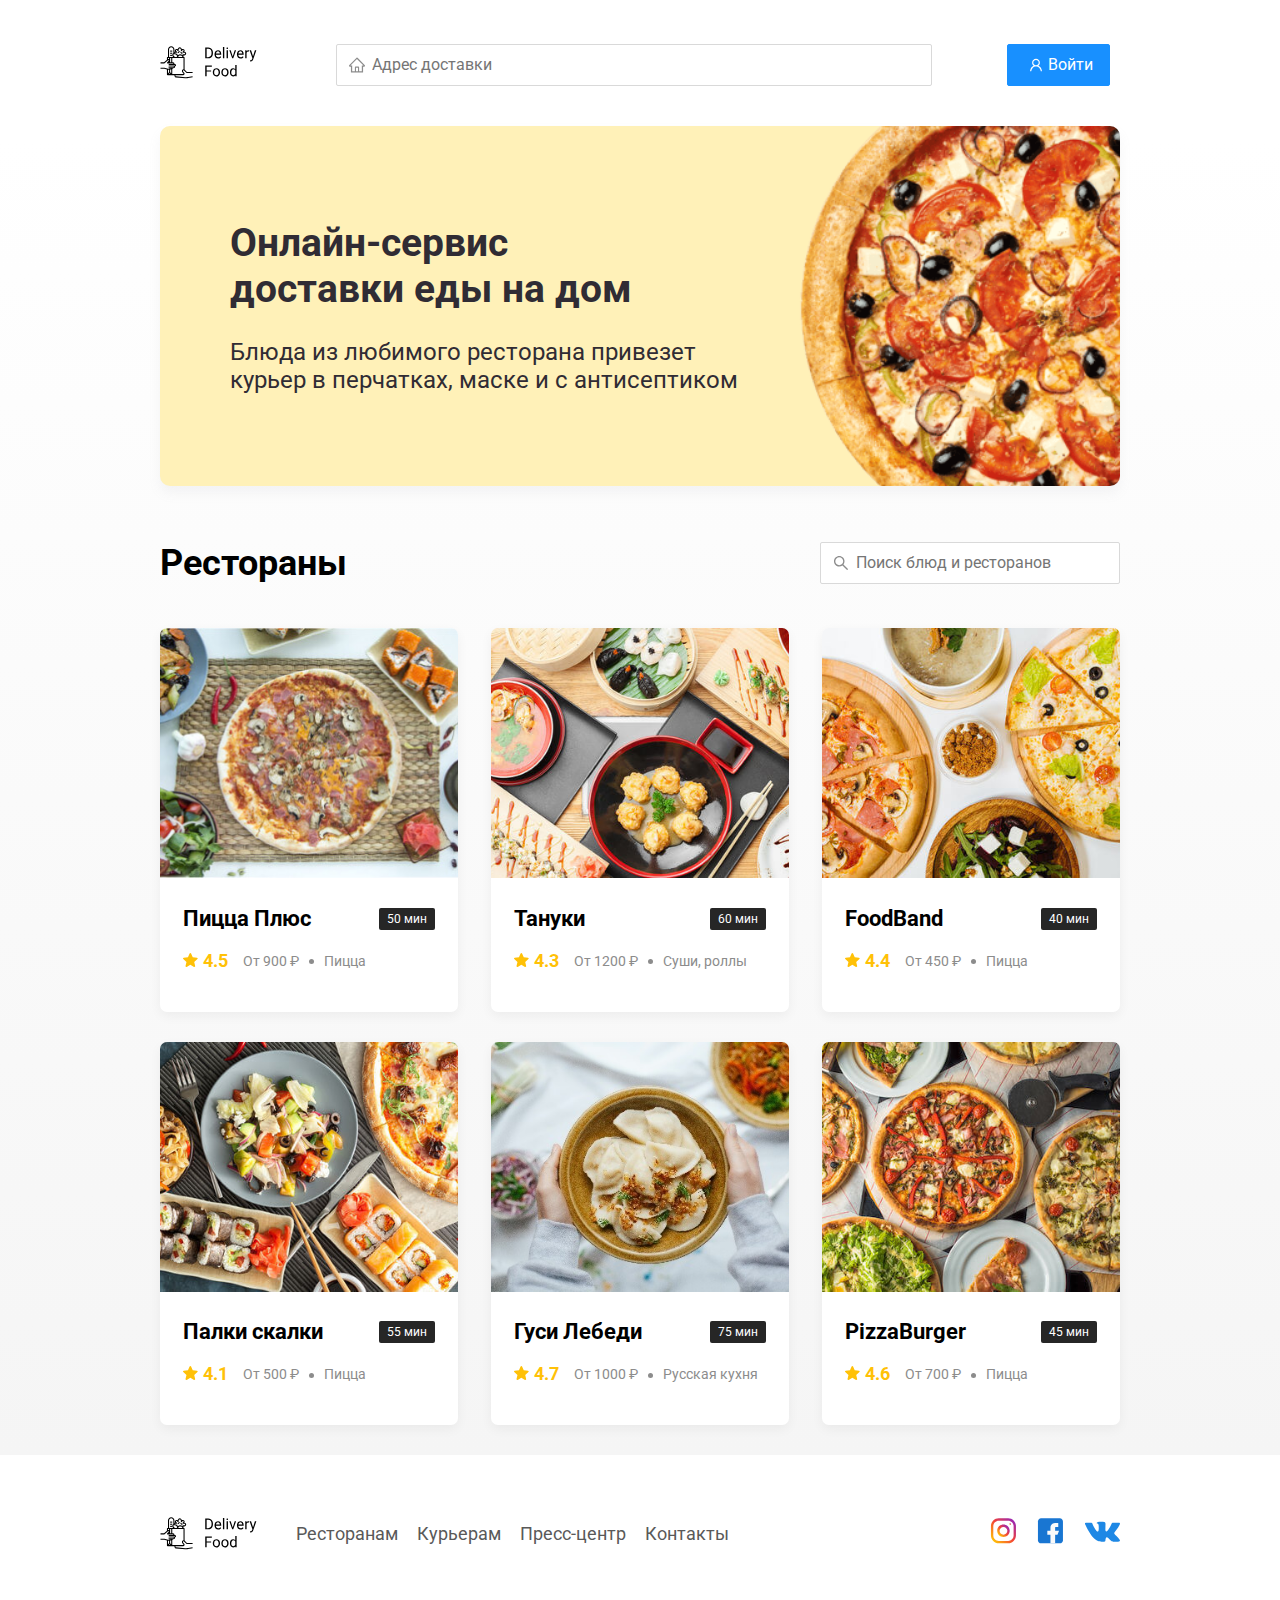
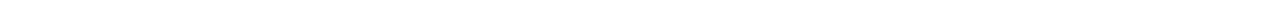
<file: index.html>
<!DOCTYPE html>
<html lang="ru">
  <head>
    <meta charset="UTF-8" />
    <meta name="viewport" content="width=device-width, initial-scale=1.0" />
    <title>Delivery Food — доставка еды на дом</title>
    <link
      href="https://fonts.googleapis.com/css?family=Roboto:400,700&display=swap&subset=cyrillic"
      rel="stylesheet"
    />
    <link rel="stylesheet" href="/css/normalize.css" />
    <link rel="stylesheet" href="/css/style.css" />
  </head>

  <body>
    <div class="container">
      <header class="header">
        <a class="logo">
          <img src="img/icon/logo.svg" alt="Logo" />
        </a>
        <label class="address">
          <input
            type="text"
            class="input input-address"
            placeholder="Адрес доставки"
          />
        </label>
        <div class="buttons">
          <span class="user-name"></span>
          <button class="button button-primary button-auth">
            <span class="button-auth-svg"></span>
            <span class="button-text">Войти</span>
          </button>
          <button class="button button-cart" id="cart-button">
            <span class="button-cart-svg"></span>
            <span class="button-text">Корзина</span>
          </button>
          <button class="button button-primary button-out">
            <span class="button-text">Выйти</span>
            <span class="button-out-svg"></span>
          </button>
        </div>
      </header>
    </div>
    <!-- /.container  -->

    <main class="main">
      <div class="container">
        <section class="container-promo">
          <section class="promo pizza">
            <h1 class="promo-title">Онлайн-сервис <br />доставки еды на дом</h1>
            <p class="promo-text">
              Блюда из любимого ресторана привезет курьер в перчатках, маске и с
              антисептиком
            </p>
          </section>
          <!-- <section class="promo kebab">
					<h1 class="promo-title">Шашлыки на майские <br> со скидкой 35%</h1>
					<p class="promo-text">
						Закажите шашлыки в любом ресторане до 10 мая и получите скидку по промокоду OMAGAD
					</p>
				</section>
				<section class="promo vegetables">
					<h1 class="promo-title">Скидка 20% на всю еду <br> по промокоду LOVE.JS</h1>
					<p class="promo-text">
						Блюдо из ресторана привезут вместе с двумя подарочными книгами по фронтенду
					</p>
				</section>
				<section class="promo sushi">
					<h1 class="promo-title">Сеты со скидкой до 30% <br> в ресторанах</h1>
					<p class="promo-text">
						Скидки на сеты до 30 мая по промокоду DADADA
					</p>
				</section> -->
        </section>
        <section class="restaurants">
          <div class="section-heading">
            <h2 class="section-title">Рестораны</h2>
            <label class="search">
              <input
                type="text"
                class="input input-search"
                placeholder="Поиск блюд и ресторанов"
              />
            </label>
          </div>
          <div class="cards cards-restaurants">
            
          </div>
          <!-- /.cards -->
        </section>
      </div>
      <!-- /.container -->
    </main>

    <footer class="footer">
      <div class="container">
        <div class="footer-block">
          <img src="img/icon/logo.svg" alt="logo" class="logo footer-logo" />
          <nav class="footer-nav">
            <a href="#" class="footer-link">Ресторанам </a>
            <a href="#" class="footer-link">Курьерам</a>
            <a href="#" class="footer-link">Пресс-центр</a>
            <a href="#" class="footer-link">Контакты</a>
          </nav>
          <div class="social-links">
            <a href="#" class="social-link"
              ><img src="img/social/instagram.svg" alt="instagram"
            /></a>
            <a href="#" class="social-link"
              ><img src="img/social/fb.svg" alt="facebook"
            /></a>
            <a href="#" class="social-link"
              ><img src="img/social/vk.svg" alt="vk"
            /></a>
          </div>
        </div>
      </div>
    </footer>

    <div class="modal modal-cart">
      <div class="modal-dialog">
        <div class="modal-header">
          <h3 class="modal-title">Корзина</h3>
          <button class="close">&times;</button>
        </div>
        <!-- /.modal-header -->
        <div class="modal-body">
        </div>
        <!-- /.modal-body -->
        <div class="modal-footer">
          <span class="modal-pricetag">0 ₽</span>
          <div class="footer-buttons">
            <button class="button button-primary" id="btnPlaceAnOrder">Оформить заказ</button>
            <button class="button clear-cart">Отмена</button>
          </div>
        </div>
        <!-- /.modal-footer -->
      </div>
      <!-- /.modal-dialog -->
    </div>

    <div class="modal-auth">
      <div class="modal-dialog modal-dialog-auth">
        <button class="close-auth">&times;</button>
        <form id="logInForm">
          <fieldset class="modal-body">
            <legend class="modal-title">Авторизация</legend>
            <label class="label-auth">
              <span>Логин</span>
              <input id="login" type="text" />
            </label>
            <label class="label-auth">
              <span>Пароль</span>
              <input id="password" type="password" />
            </label>
          </fieldset>
          <!-- /.modal-body -->
          <div class="modal-footer">
            <div class="footer-buttons">
              <button class="button button-primary button-login" type="submit">
                Войти
              </button>
            </div>
          </div>
        </form>
        <!-- /.modal-footer -->
      </div>
      <!-- /.modal-dialog -->
    </div>
    <script src="./js/restourants.js" type="module"></script>
    <script src="./js/filter.js" type="module"></script>
    <script src="./js/authorization.js" type="module"></script>
    <script src="./js/cart.js" type="module"></script>
  </body>
</html>
</file>
<file: css/style.css>
* {
    box-sizing: border-box;
}

a {
    text-decoration: none;
}

body {
    font-family: "Roboto", sans-serif;
    padding-top: 44px;
}

a,
button {
    cursor: pointer;
    color: inherit;
}

.hide {
    display: none;
}

.container {
    max-width: 1200px;
    margin: auto;
}

.header {
    display: flex;
    align-items: center;
    justify-content: space-between;
    margin-bottom: 40px;
}

.input {
    background-color: #ffffff;
    border: 1px solid #d9d9d9;
    border-radius: 2px;
    font-size: 16px;
    line-height: 24px;
    padding: 8px 8px 8px 35px;
    background-repeat: no-repeat;
    background-position: left 11px center;
}

.address {
    flex: 0.8;
}

.input-address {
    width: 100%;
    background-image: url(../img/icon/home.svg);
}

.search {
    margin-left: auto;
}

.input-search {
    width: 300px;
    background-image: url(../img/icon/search.svg);

}

.buttons {
    display: flex;
    align-items: center;
}

.button {
    display: flex;
    align-items: center;
    padding: 8px 16px;
    background: #ffffff;
    border: 1px solid #d9d9d9;
    box-sizing: border-box;
    box-shadow: 0 0 2px rgba(0, 0, 0, 0.0015);
    border-radius: 2px;
    color: #595959;
    font-size: 16px;
    line-height: 24px;
}

.button:hover {
    background: #1890ff;
    border: 1px solid #1890ff;
    color: #fff;
}


.button-primary {
    background: #1890ff;
    border: 1px solid #1890ff;
    color: #fff;
    margin-right: 10px;
}

.button-primary:hover {
    background: #ffffff;
    border: 1px solid #d9d9d9;
    color: #595959;
}

.button-icon {
    margin-right: 6px;
}

.button-card-text {
    margin-right: 10px;
}

.button-auth {
    background-position: 20px 13px;
}

.button-primary .button-auth-svg {
    width: 24px;
    height: 24px;
    background-color: #fff;
    -webkit-mask: url("../img/icon/user.svg") no-repeat 50% 50%;
    mask: url("../img/icon/user.svg") no-repeat 50% 50%;
    background-repeat: no-repeat;
}

.button-primary:hover .button-auth-svg {
    background-color: #595959;
}

.button .button-cart-svg {
    width: 24px;
    height: 24px;
    background-color: #595959;
    -webkit-mask: url("../img/icon/shopping-cart.svg") no-repeat 50% 50%;
    mask: url("../img/icon/shopping-cart.svg") no-repeat 50% 50%;
    background-repeat: no-repeat;
}

.button-primary .button-cart-svg {
    background-color: #fff;
}

.button:hover .button-cart-svg {
    background-color: #fff;
}

.button-primary:hover .button-cart-svg {
    background-color: #595959;
}

.button-cart {
    display: none;
    margin: 0 5px;
}

.button-out {
    display: none;
    margin: 0 5px;
}

.user-name {
    display: none;
    margin-right: 20px;
    font-weight: bold;
    font-size: 18px;
}

.promo-slider {

    width: 600px;
    height: 300px;

}

.promo {
    box-shadow: 0 7px 12px rgba(158, 158, 163, 0.1);
    border-radius: 10px;
    padding: 68px 70px;
    margin-bottom: 56px;
}

.pizza {
    background: #fff1b8 url(../img/promo/pizza.png) no-repeat top -100px right -250px / 830px
}

.kebab {
    background: #D6E4FF url(../img/promo/kebab.png) no-repeat top 45px right 40px / 450px;
}

.vegetables {
    background: #FFF566 url(../img/promo/vegetables.png) no-repeat top 0 right 0 / 825px
}

.sushi {
    background: #FFF1F0 url(../img/promo/sushi.png) no-repeat top 10px right 15px / 500px
}

.promo-title {
    font-style: normal;
    font-weight: bold;
    font-size: 39px;
    line-height: 46px;
    color: #302c34;
}

.promo-text {
    font-style: normal;
    font-weight: normal;
    font-size: 24px;
    line-height: 28px;
    color: #302c34;
    max-width: 538px;
}

.main {
    background: linear-gradient(180deg, rgba(245, 245, 245, 0) 1.04%, #f5f5f5 100%);
}

.section-heading {
    display: flex;
    align-items: center;
    margin-bottom: 44px;
}

.section-title {
    font-style: normal;
    font-weight: bold;
    font-size: 36px;
    line-height: 42px;
    margin: 0 30px 0 0;
    color: #000000;
}

.cards {
    display: flex;
    align-items: flex-start;
    justify-content: space-between;
    flex-wrap: wrap;
}

.card {
    background: #ffffff;
    box-shadow: 0 4px 12px rgba(0, 0, 0, 0.05);
    border-radius: 7px;
    overflow: hidden;
    margin-bottom: 30px;
    flex-basis: 31%;
    text-decoration: none;

}

.card-restaurant {
    cursor: pointer
}

.card-image {
    width: 100%;
    height: 250px;
    object-fit: cover;
}


.card-text {
    padding: 20px 23px 35px;
    min-height: 275px;
    display: flex;
    flex-direction: column;
}



.restaurants .card-text {
    min-height: auto;
}

.card-heading {
    display: flex;
    align-items: center;
    justify-content: space-between;
    margin-bottom: 10px;
}

.card-title {
    margin: 0;
    font-style: normal;
    font-weight: bold;
    font-size: 22px;
    line-height: 32px;
}

.card-title-reg {
    font-weight: 400;
}

.card-tag {
    font-style: normal;
    font-weight: normal;
    font-size: 12px;
    line-height: 20px;
    color: #ffffff;
    background: #262626;
    border-radius: 2px;
    padding: 1px 8px;
}

.card-info {
    display: flex;
    align-items: center;
    flex-wrap: wrap;
}

.card-buttons {
    display: flex;
    margin-top: 24px;
    flex-grow: 1;
    align-items: flex-end;
}

.card-price-bold {
    font-weight: bold;
    font-size: 20px;
    line-height: 32px;
    margin-left: 30px;
}

.rating {
    background-image: url("../img/icon/rating.svg");
    background-repeat: no-repeat;
    background-position: 0 7px;
    padding-left: 20px;
    margin-right: 26px;
    color: #ffc107;
    font-weight: bold;
    font-size: 18px;
    line-height: 32px;
}

.price,
.category {
    color: #8c8c8c;
    font-size: 18px;
    line-height: 32px;
}

.price {
    margin-right: 10px;
}

.ingredients {
    color: #8c8c8c;
    font-size: 18px;
    line-height: 21px;
}

.category {
    text-overflow: ellipsis;
    overflow: hidden;
    white-space: nowrap;
    max-width: 150px;
}

.price:after {
    content: "";
    width: 5px;
    height: 5px;
    background-color: #8c8c8c;
    display: inline-block;
    vertical-align: middle;
    border-radius: 50%;
    margin-left: 10px;
}

.footer {
    padding: 60px 0;
}

.footer-block {
    display: flex;
    align-items: center;
    justify-content: space-between;
}

.footer-nav {
    margin-left: 35px;
    margin-right: auto;
}

.footer-link {
    display: inline-block;
    color: #595959;
    font-style: normal;
    font-weight: normal;
    font-size: 18px;
    line-height: 21px;
    text-decoration: none;
}

.footer-link:not(:last-child) {
    margin-right: 15px;
}

.social-links {
    display: flex;
    align-items: center;
}

.social-link:not(:last-child) {
    margin-right: 21px;
}

.modal {
    position: fixed;
    left: 0;
    top: 0;
    width: 100%;
    height: 100%;
    background: rgba(0, 0, 0, 0.4);
    display: none;
    z-index: 999;
}

.modal-auth {
    position: fixed;
    left: 0;
    top: 0;
    width: 100%;
    height: 100%;
    background: rgba(0, 0, 0, 0.4);
    display: none;
    z-index: 999;
}

.is-open {
    display: flex;
}

.modal-dialog {
    max-width: 780px;
    width: 95%;
    background: #ffffff;
    border-radius: 5px;
    margin: auto;
    padding: 40px 45px;
}

.modal-dialog-auth {
    width: auto;
    position: relative;
}

.label-auth {
    display: block;
    margin: 30px;
}

.label-auth span {
    width: 80px;
    display: inline-block;
}

.modal-header {
    display: flex;
    align-items: center;
    justify-content: space-between;
    margin-bottom: 45px;
}

.modal-title {
    margin: 0;
    font-weight: bold;
    font-size: 36px;
    line-height: 42px;
}

.close {
    font-size: 36px;
    border: none;
    background-color: transparent;
}

.close-auth {
    font-size: 36px;
    border: none;
    background-color: transparent;
    position: absolute;
    top: 10px;
    right: 20px;
}

.modal-body {
    margin-bottom: 22px;
}

.food-row {
    display: flex;
    align-items: flex-start;
    justify-content: space-between;
    padding-bottom: 8px;
    border-bottom: 1px solid #d9d9d9;
    margin-bottom: 15px;
}

.food-name {
    font-weight: normal;
    font-size: 18px;
    line-height: 32px;
}

.food-price {
    margin-left: auto;
    margin-right: 47px;
    font-weight: bold;
    font-size: 20px;
    line-height: 32px;
}

.food-counter {
    display: flex;
    align-items: center;
}

.counter-button {
    display: flex;
    align-items: center;
    justify-content: center;
    width: 39px;
    height: 32px;
    background: #ffffff;
    border: 1px solid #40a9ff;
    box-sizing: border-box;
    border-radius: 2px;
    font-weight: normal;
    font-size: 14px;
    line-height: 22px;
    color: #40a9ff;
}

.counter-button:hover {
    background: #40a9ff;
    border: 1px solid #ffffff;
    color: #ffffff;
}

.counter {
    font-size: 16px;
    line-height: 24px;
    margin-left: 10px;
    margin-right: 10px;
}

.modal-footer {
    display: flex;
    align-items: center;
    justify-content: space-between;
}

.modal-auth .modal-footer {
    justify-content: flex-end;
}

.footer-buttons {
    display: flex;
    align-items: center;
}

.modal-pricetag {
    background: #262626;
    border-radius: 5px;
    color: #ffffff;
    padding: 15px 20px;
    font-size: 20px;
    line-height: 23px;
}

@media (max-width: 1366px) {
    .container {
        max-width: 960px;
    }

    .pizza {
        background-position: center right -300px;
        background-size: 750px;
    }


    .kebab {
        background-position: top -5px right -93px;
        background-size: 530px;
    }

    .vegetables {
        background-position: top 0 right -93px;
        background-size: 820px;
    }

    .sushi {
        background-position: center right -90px;
    }

    .rating {
        margin-right: 15px;
    }

    .category,
    .price {
        font-size: 14px;
    }
}

@media (max-width: 992px) {
    .container {
        max-width: 750px;
    }



    .pizza {
        padding: 50px;
        background-size: 500px;
        background-position: center right -200px;
    }


    .kebab {
        background-position: top 55px right -100px;
        background-size: 385px;
    }

    .vegetables {
        background-position: top 0 right -280px;
        background-size: 810px;
    }

    .sushi {
        background-position: top 30px right -175px;
    }



    .promo-text {
        font-size: 18px;
        max-width: 400px;
    }

    .card {
        flex-basis: 49%;
    }

    .footer-link {
        font-size: 16px;
    }
}

@media (max-width: 768px) {
    .container {
        max-width: 560px;
    }

    .card-info {
        flex-wrap: wrap;
    }

    .card .rating {
        flex-basis: 100%;
    }

    .card-title {
        font-size: 18px;
    }

    .card-text {
        min-height: 290px;
    }

    .card-price-bold {
        margin-left: 20px;
    }


    .pizza {
        background-size: 400px;
        background-position: bottom 50px right -200px;
    }


    .kebab {
        background-position: top -5px right -74px;
        background-size: 300px;
    }

    .vegetables {
        background-position: top 0 right -240px;
        background-size: 702px;
    }

    .sushi {
        background-position: top -24px right -75px;
        background-size: 302px;
    }

    .promo-title {
        font-size: 24px;
        line-height: 1.4;
    }

    .promo-text {
        margin-top: 0;
    }
}

@media (max-width: 578px) {
    .container {
        width: 90%;
    }

    .address {
        min-width: 100%;
        order: 1;
    }

    .header {
        flex-wrap: wrap;
    }

    .input-address {
        margin-top: 15px;
        order: 5;
        flex: 1;
    }

    .promo {
        background-image: none;
    }

    .promo-title {
        margin-bottom: 10px;
    }

    .section-title {
        font-size: 20px;
    }

    .card {
        flex-basis: 100%;
    }

    .card-text {
        min-height: auto;
    }

    .card-image {
        width: 100%;
    }

    .footer {
        padding: 30px 0;
    }

    .footer-block {
        align-items: flex-start;
    }

    .footer-nav {
        margin-left: 0;
        margin-right: 0;
        order: 0;
        display: flex;
        flex-direction: column;
    }

    .footer-logo {
        margin-right: 15px;
        order: 1;
    }

    .social-links {
        order: 2;
    }
}

@media (max-width: 480px) {
    .button-text {
        display: none;
    }

    .button-icon {
        margin: 0;
    }

    .user-name {
        margin: 10px;

    }

    .buttons {
        flex-wrap: wrap;
        margin-left: auto;
    }

    .button {
        min-height: 40px;
        padding: 5px 12px;

    }

    .button-out-svg {
        width: 24px;
        height: 24px;
        background-color: #fff;
        -webkit-mask: url(../img/icon/logout.svg) no-repeat 50% 50%;
        mask: url(../img/icon/logout.svg) no-repeat 50% 50%;
        background-repeat: no-repeat;
        -webkit-mask-size: 20px;
        mask-size: 20px;
    }

    .promo {
        padding: 20px;
    }

    .section-heading {
        flex-wrap: wrap;
    }

    .footer-block {
        flex-wrap: wrap;
        flex-direction: column;
        align-items: center;
    }

    .footer-logo {
        order: 0;
        margin-bottom: 20px;
    }

    .footer-nav {
        margin-bottom: 20px;
        text-align: center;
    }

    .footer-link:not(:last-child) {
        margin-right: 0;
    }
}
</file>
